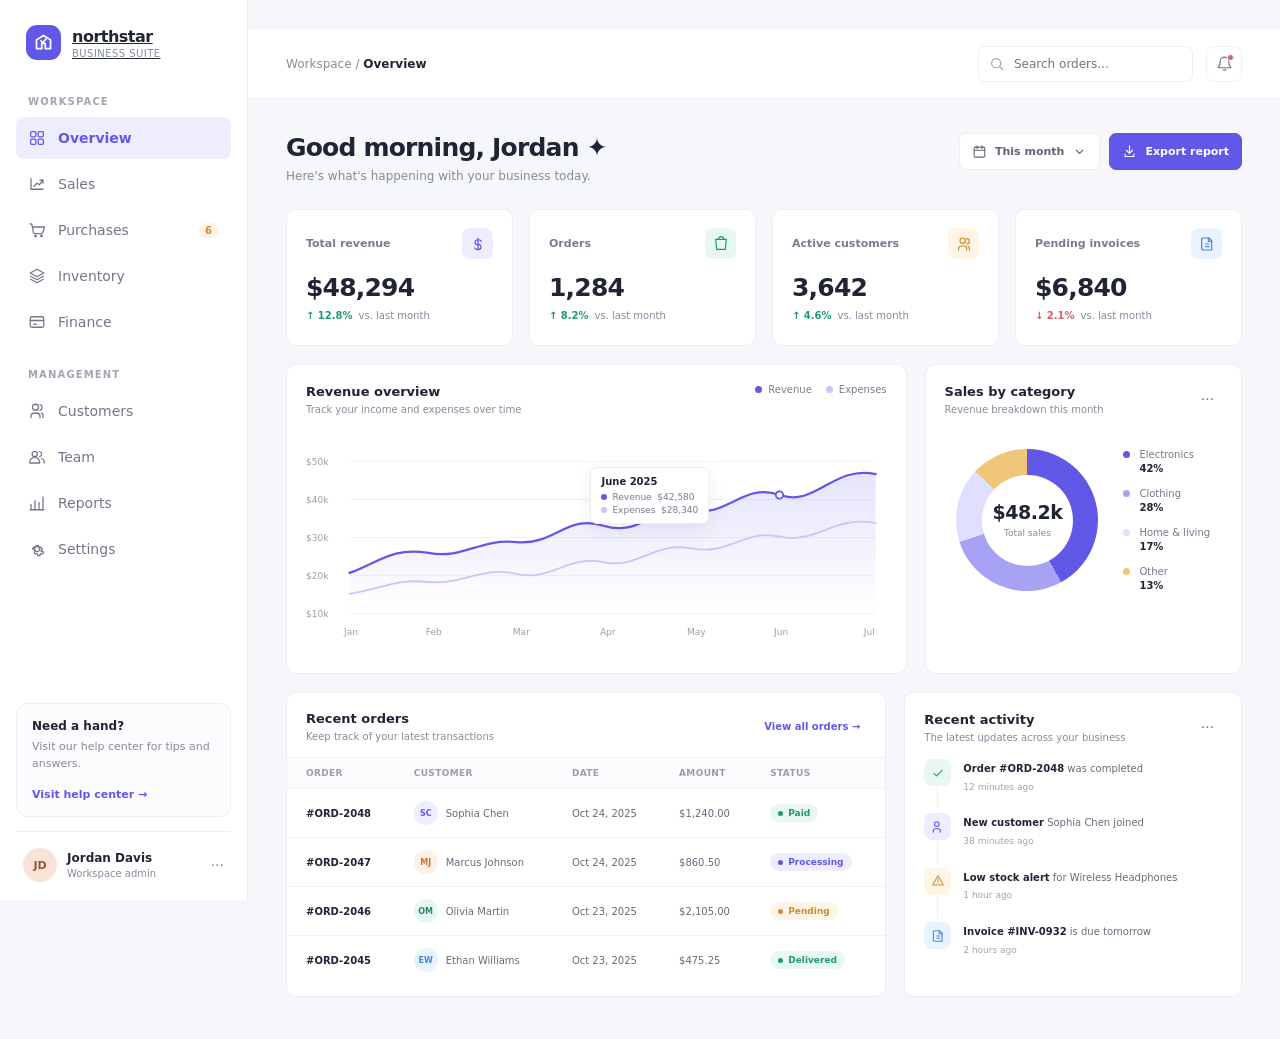
<file: index.html>
<!DOCTYPE html>
<html lang="en">
<head>
    <h1>hello world</h1>
    <meta charset="UTF-8">
    <meta name="viewport" content="width=device-width, initial-scale=1.0">
    <meta name="theme-color" content="#f6f7fb">
    <title>Overview | Northstar ERP</title>
    <style>
        :root {
            color-scheme: light;
            --ink: #202536;
            --muted: #858b9b;
            --line: #eceef3;
            --surface: #fff;
            --canvas: #f6f7fb;
            --primary: #6258e8;
            --primary-light: #eeedff;
            --green: #1d9a72;
            --green-light: #e8f7f1;
            --red: #d65b69;
            --red-light: #fff0f1;
            --amber: #cf8b2e;
            --amber-light: #fff5e7;
            --sidebar-width: 248px;
        }

        * { box-sizing: border-box; }

        body {
            margin: 0;
            background: var(--canvas);
            color: var(--ink);
            font-family: Inter, ui-sans-serif, system-ui, -apple-system, BlinkMacSystemFont, "Segoe UI", sans-serif;
            font-size: 14px;
            -webkit-font-smoothing: antialiased;
        }

        button, input { font: inherit; }
        button { color: inherit; }
        .app { min-height: 100vh; }

        .sidebar {
            position: fixed;
            inset: 0 auto 0 0;
            z-index: 3;
            display: flex;
            width: var(--sidebar-width);
            flex-direction: column;
            padding: 25px 16px 18px;
            background: var(--surface);
            border-right: 1px solid var(--line);
        }

        .brand {
            display: flex;
            align-items: center;
            gap: 11px;
            padding: 0 10px;
            margin-bottom: 36px;
            color: var(--ink);
            font-size: 16px;
            font-weight: 750;
            letter-spacing: -.5px;
        }

        .brand-mark {
            display: grid;
            width: 35px;
            height: 35px;
            place-items: center;
            border-radius: 11px;
            background: var(--primary);
            color: white;
        }

        .brand-mark svg { width: 21px; height: 21px; }
        .brand small { display: block; margin-top: 2px; color: var(--muted); font-size: 10px; font-weight: 500; letter-spacing: .45px; }
        .nav-label { padding: 0 12px; margin: 0 0 10px; color: #a1a5b1; font-size: 10px; font-weight: 700; letter-spacing: 1.15px; text-transform: uppercase; }
        .nav-group { display: grid; gap: 4px; margin-bottom: 26px; }

        .nav-link {
            display: flex;
            min-height: 42px;
            align-items: center;
            gap: 12px;
            padding: 0 12px;
            border: 0;
            border-radius: 8px;
            background: transparent;
            color: #72788a;
            cursor: pointer;
            text-align: left;
            transition: background .15s, color .15s;
        }

        .nav-link:hover { background: #f7f7fc; color: var(--ink); }
        .nav-link.active { background: var(--primary-light); color: var(--primary); font-weight: 650; }
        .nav-link svg { width: 18px; height: 18px; flex: 0 0 auto; }
        .nav-count { margin-left: auto; padding: 2px 7px; border-radius: 10px; background: var(--amber-light); color: var(--amber); font-size: 10px; font-weight: 700; }

        .sidebar-bottom { margin-top: auto; }
        .help-card { padding: 15px; border: 1px solid var(--line); border-radius: 11px; background: #fcfcfe; }
        .help-card strong { display: block; margin-bottom: 5px; font-size: 12px; }
        .help-card p { margin: 0 0 12px; color: var(--muted); font-size: 11px; line-height: 1.6; }
        .help-card button { padding: 0; border: 0; background: none; color: var(--primary); cursor: pointer; font-size: 11px; font-weight: 650; }
        .profile { display: flex; align-items: center; gap: 10px; padding: 16px 7px 0; margin-top: 14px; border-top: 1px solid var(--line); }
        .avatar { display: grid; width: 34px; height: 34px; flex: 0 0 auto; place-items: center; border-radius: 50%; background: #f7e3d8; color: #97562e; font-size: 11px; font-weight: 750; }
        .profile-name { font-size: 12px; font-weight: 650; }
        .profile-role { margin-top: 3px; color: var(--muted); font-size: 10px; }
        .profile-more { margin-left: auto; color: var(--muted); }

        .main { min-height: 100vh; margin-left: var(--sidebar-width); }
        .topbar {
            position: sticky;
            top: 0;
            z-index: 2;
            display: flex;
            height: 70px;
            align-items: center;
            justify-content: space-between;
            padding: 0 38px;
            border-bottom: 1px solid var(--line);
            background: rgb(255 255 255 / 92%);
            backdrop-filter: blur(12px);
        }

        .breadcrumb { color: var(--muted); font-size: 12px; }
        .breadcrumb strong { color: var(--ink); font-weight: 650; }
        .top-actions { display: flex; align-items: center; gap: 13px; }
        .search { position: relative; }
        .search svg { position: absolute; top: 10px; left: 11px; width: 16px; height: 16px; color: #9da2af; }
        .search input { width: 215px; height: 36px; padding: 0 12px 0 35px; border: 1px solid var(--line); border-radius: 7px; outline: none; background: #fff; color: var(--ink); font-size: 12px; }
        .search input:focus { border-color: #b7b2ff; box-shadow: 0 0 0 3px rgb(98 88 232 / 9%); }
        .icon-button { position: relative; display: grid; width: 36px; height: 36px; place-items: center; border: 1px solid var(--line); border-radius: 8px; background: white; color: #73798a; cursor: pointer; }
        .icon-button svg { width: 17px; height: 17px; }
        .notification-dot { position: absolute; top: 7px; right: 7px; width: 7px; height: 7px; border: 1.5px solid white; border-radius: 50%; background: var(--red); }

        .content { max-width: 1480px; padding: 34px 38px 42px; margin: 0 auto; }
        .page-heading { display: flex; align-items: flex-start; justify-content: space-between; gap: 20px; margin-bottom: 26px; }
        h1 { margin: 0; font-size: 25px; font-weight: 720; letter-spacing: -.8px; }
        .subtitle { margin: 7px 0 0; color: var(--muted); font-size: 12px; }
        .heading-actions { display: flex; align-items: center; gap: 9px; }
        .date-select, .export-button { display: inline-flex; height: 37px; align-items: center; justify-content: center; gap: 8px; padding: 0 12px; border: 1px solid var(--line); border-radius: 7px; background: white; color: #5f6575; cursor: pointer; font-size: 11px; font-weight: 550; }
        .date-select svg, .export-button svg { width: 15px; height: 15px; }
        .export-button { border-color: var(--primary); background: var(--primary); color: white; font-weight: 650; }
        .export-button:hover { background: #5147d3; }
        .date-select:hover { background: #fafaff; }

        .metrics { display: grid; grid-template-columns: repeat(4, minmax(0, 1fr)); gap: 16px; margin-bottom: 18px; }
        .metric-card, .panel { border: 1px solid var(--line); border-radius: 10px; background: var(--surface); }
        .metric-card { min-height: 137px; padding: 18px 19px; }
        .metric-top { display: flex; align-items: center; justify-content: space-between; }
        .metric-label { color: #777d8e; font-size: 11px; font-weight: 550; }
        .metric-icon { display: grid; width: 31px; height: 31px; place-items: center; border-radius: 8px; }
        .metric-icon svg { width: 16px; height: 16px; }
        .metric-icon.purple { background: var(--primary-light); color: var(--primary); }
        .metric-icon.green { background: var(--green-light); color: var(--green); }
        .metric-icon.amber { background: var(--amber-light); color: var(--amber); }
        .metric-icon.blue { background: #e9f3ff; color: #4387cf; }
        .metric-value { margin-top: 14px; font-size: 25px; font-weight: 720; letter-spacing: -.8px; }
        .metric-foot { display: flex; align-items: center; gap: 6px; margin-top: 8px; color: var(--muted); font-size: 10px; }
        .trend { font-weight: 700; }
        .trend.up { color: var(--green); }
        .trend.down { color: var(--red); }

        .analytics-grid { display: grid; grid-template-columns: minmax(0, 1.72fr) minmax(260px, .88fr); gap: 18px; margin-bottom: 18px; }
        .panel { min-width: 0; padding: 19px; }
        .panel-heading { display: flex; align-items: flex-start; justify-content: space-between; gap: 12px; }
        .panel-title { margin: 0; font-size: 13px; font-weight: 680; }
        .panel-subtitle { margin: 5px 0 0; color: var(--muted); font-size: 10px; }
        .chart-legend { display: flex; gap: 14px; color: #777d8e; font-size: 10px; }
        .legend-item { display: flex; align-items: center; gap: 6px; }
        .legend-dot { width: 7px; height: 7px; border-radius: 50%; background: var(--primary); }
        .legend-dot.secondary { background: #c9c6fb; }
        .chart-wrap { position: relative; height: 222px; margin-top: 17px; }
        .chart-wrap svg { width: 100%; height: 100%; overflow: visible; }
        .grid-line { stroke: #f0f1f5; stroke-width: 1; }
        .axis-label { fill: #9a9eaa; font-size: 10px; }
        .chart-area { fill: url(#salesFill); }
        .chart-line { fill: none; stroke: var(--primary); stroke-linecap: round; stroke-linejoin: round; stroke-width: 2.5; }
        .chart-line.secondary { stroke: #c9c6fb; stroke-width: 2; }
        .chart-tooltip { position: absolute; top: 35px; left: 49%; padding: 8px 10px; border: 1px solid var(--line); border-radius: 7px; background: white; box-shadow: 0 5px 18px rgb(31 35 55 / 8%); color: #777d8e; font-size: 9px; }
        .chart-tooltip strong { display: block; margin-bottom: 5px; color: var(--ink); font-size: 10px; }
        .tooltip-row { display: flex; align-items: center; gap: 5px; margin-top: 3px; }
        .tooltip-dot { width: 6px; height: 6px; border-radius: 50%; background: var(--primary); }
        .tooltip-dot.secondary { background: #c9c6fb; }

        .donut-area { display: flex; min-height: 200px; align-items: center; justify-content: center; gap: 25px; padding: 12px 0 2px; }
        .donut { position: relative; display: grid; width: 142px; height: 142px; flex: 0 0 auto; place-items: center; border-radius: 50%; background: conic-gradient(#6258e8 0 42%, #a8a2f5 42% 70%, #e1dfff 70% 87%, #f2c679 87% 100%); }
        .donut::after { position: absolute; width: 91px; height: 91px; border-radius: 50%; background: white; content: ""; }
        .donut-center { z-index: 1; text-align: center; }
        .donut-center strong { display: block; font-size: 19px; letter-spacing: -.5px; }
        .donut-center span { color: var(--muted); font-size: 9px; }
        .category-list { display: grid; gap: 14px; }
        .category { display: grid; grid-template-columns: 8px auto; align-items: center; column-gap: 8px; row-gap: 3px; }
        .category-dot { width: 7px; height: 7px; border-radius: 50%; background: var(--primary); }
        .category-dot.c2 { background: #a8a2f5; }
        .category-dot.c3 { background: #e1dfff; }
        .category-dot.c4 { background: #f2c679; }
        .category-name { color: #73798a; font-size: 10px; }
        .category strong { grid-column: 2; font-size: 10px; font-weight: 650; }

        .lower-grid { display: grid; grid-template-columns: minmax(0, 1.6fr) minmax(265px, .9fr); gap: 18px; }
        .table-panel { padding: 0; overflow: hidden; }
        .table-panel .panel-heading { align-items: center; padding: 18px 19px 15px; }
        .view-all { border: 0; background: none; color: var(--primary); cursor: pointer; font-size: 10px; font-weight: 650; }
        .table-wrap { overflow-x: auto; }
        table { width: 100%; border-collapse: collapse; text-align: left; white-space: nowrap; }
        th { padding: 10px 15px; border-top: 1px solid #f1f2f6; border-bottom: 1px solid #f1f2f6; background: #fcfcfe; color: #999eac; font-size: 9px; font-weight: 650; letter-spacing: .35px; text-transform: uppercase; }
        th:first-child, td:first-child { padding-left: 19px; }
        th:last-child, td:last-child { padding-right: 19px; }
        td { padding: 12px 15px; border-bottom: 1px solid #f2f3f6; color: #656b7b; font-size: 10px; }
        tbody tr:last-child td { border-bottom: 0; }
        .order-id { color: var(--ink); font-weight: 650; }
        .customer-cell { display: flex; align-items: center; gap: 8px; }
        .customer-avatar { display: grid; width: 24px; height: 24px; place-items: center; border-radius: 50%; background: #eeedff; color: #6258e8; font-size: 8px; font-weight: 700; }
        .customer-avatar.orange { background: #fff0e6; color: #c0743a; }
        .customer-avatar.green { background: #e8f7f1; color: #258768; }
        .customer-avatar.blue { background: #e9f3ff; color: #4387cf; }
        .status { display: inline-flex; align-items: center; gap: 5px; padding: 4px 8px; border-radius: 12px; font-size: 9px; font-weight: 600; }
        .status::before { width: 5px; height: 5px; border-radius: 50%; background: currentColor; content: ""; }
        .status.paid, .status.delivered { background: var(--green-light); color: var(--green); }
        .status.pending { background: var(--amber-light); color: var(--amber); }
        .status.processing { background: #eeedff; color: var(--primary); }
        .status.cancelled { background: var(--red-light); color: var(--red); }
        .activity-list { display: grid; margin-top: 16px; }
        .activity { position: relative; display: grid; grid-template-columns: 29px 1fr; gap: 10px; padding-bottom: 19px; }
        .activity:not(:last-child)::after { position: absolute; top: 27px; bottom: 3px; left: 13px; width: 1px; background: #eceef3; content: ""; }
        .activity-icon { z-index: 1; display: grid; width: 27px; height: 27px; place-items: center; border-radius: 8px; background: var(--green-light); color: var(--green); }
        .activity-icon svg { width: 14px; height: 14px; }
        .activity-icon.purple { background: var(--primary-light); color: var(--primary); }
        .activity-icon.amber { background: var(--amber-light); color: var(--amber); }
        .activity-icon.blue { background: #e9f3ff; color: #4387cf; }
        .activity-text { padding-top: 2px; color: #666c7b; font-size: 10px; line-height: 1.55; }
        .activity-text strong { color: var(--ink); font-weight: 650; }
        .activity-time { display: block; margin-top: 4px; color: #a0a4af; font-size: 9px; }
        .empty-state { padding: 24px; color: var(--muted); font-size: 11px; text-align: center; }
        .toast { position: fixed; right: 24px; bottom: 24px; z-index: 5; padding: 12px 16px; transform: translateY(12px); border-radius: 8px; background: #272a38; box-shadow: 0 8px 28px rgb(0 0 0 / 15%); color: white; font-size: 12px; opacity: 0; pointer-events: none; transition: .2s ease; }
        .toast.visible { transform: translateY(0); opacity: 1; }
        .mobile-menu { display: none; }

        @media (max-width: 1120px) {
            :root { --sidebar-width: 220px; }
            .topbar { padding-right: 25px; padding-left: 25px; }
            .content { padding-right: 25px; padding-left: 25px; }
            .metrics { grid-template-columns: repeat(2, minmax(0, 1fr)); }
            .analytics-grid, .lower-grid { grid-template-columns: minmax(0, 1.3fr) minmax(245px, .9fr); }
            .donut-area { gap: 16px; }
            .donut { width: 120px; height: 120px; }
            .donut::after { width: 78px; height: 78px; }
        }

        @media (max-width: 820px) {
            .sidebar { width: 68px; align-items: center; padding-right: 8px; padding-left: 8px; }
            .brand { padding: 0; margin-bottom: 30px; }
            .brand > span, .nav-label, .nav-link > span, .nav-count, .help-card, .profile > div:not(.avatar), .profile-more { display: none; }
            .nav-group { width: 100%; }
            .nav-link { justify-content: center; padding: 0; }
            .nav-link svg { width: 19px; height: 19px; }
            .profile { justify-content: center; width: 100%; padding: 14px 0 0; }
            .main { margin-left: 68px; }
            .analytics-grid, .lower-grid { grid-template-columns: 1fr; }
            .donut-area { justify-content: flex-start; gap: 36px; padding-left: 22px; }
        }

        @media (max-width: 560px) {
            .topbar { height: 59px; padding: 0 16px; }
            .top-actions { gap: 8px; }
            .search input { width: min(37vw, 165px); }
            .breadcrumb { font-size: 10px; }
            .content { padding: 25px 14px 30px; }
            .page-heading { flex-direction: column; margin-bottom: 19px; }
            h1 { font-size: 22px; }
            .heading-actions { width: 100%; }
            .date-select, .export-button { flex: 1; }
            .metrics { gap: 10px; }
            .metric-card { min-height: 125px; padding: 14px; }
            .metric-value { font-size: 21px; }
            .metric-label { font-size: 10px; }
            .metric-foot { flex-wrap: wrap; font-size: 9px; }
            .panel { padding: 15px; }
            .chart-legend { gap: 8px; font-size: 9px; }
            .chart-wrap { height: 190px; }
            .donut-area { justify-content: center; gap: 23px; padding-left: 0; }
            .donut { width: 112px; height: 112px; }
            .donut::after { width: 73px; height: 73px; }
            .category-list { gap: 11px; }
            .table-panel { padding: 0; }
            .table-panel .panel-heading { padding-right: 15px; padding-left: 15px; }
            th, td { padding-right: 12px; padding-left: 12px; }
            th:first-child, td:first-child { padding-left: 15px; }
            th:last-child, td:last-child { padding-right: 15px; }
            .toast { right: 14px; bottom: 14px; left: 82px; text-align: center; }
        }

        @media (prefers-reduced-motion: reduce) {
            *, *::before, *::after { scroll-behavior: auto !important; transition-duration: .01ms !important; }
        }
    </style>
</head>
<body>
    <div class="app">
        <aside class="sidebar" aria-label="Main navigation">
            <a class="brand" href="#" aria-label="Northstar ERP home">
                <span class="brand-mark" aria-hidden="true">
                    <svg viewBox="0 0 24 24" fill="none" stroke="currentColor" stroke-width="2">
                        <path d="M4 19V9l8-5 8 5v10h-6v-6h-4v6H4Z" stroke-linejoin="round"/>
                        <path d="m9 10 2 2 4-4" stroke-linecap="round" stroke-linejoin="round"/>
                    </svg>
                </span>
                <span>northstar<small>BUSINESS SUITE</small></span>
            </a>

            <nav aria-label="ERP sections">
                <p class="nav-label">Workspace</p>
                <div class="nav-group">
                    <button class="nav-link active" type="button" data-section="Overview" aria-current="page">
                        <svg viewBox="0 0 24 24" fill="none" stroke="currentColor" stroke-width="1.7"><rect x="3.5" y="3.5" width="7" height="7" rx="1.5"/><rect x="13.5" y="3.5" width="7" height="7" rx="1.5"/><rect x="3.5" y="13.5" width="7" height="7" rx="1.5"/><rect x="13.5" y="13.5" width="7" height="7" rx="1.5"/></svg><span>Overview</span>
                    </button>
                    <button class="nav-link" type="button" data-section="Sales">
                        <svg viewBox="0 0 24 24" fill="none" stroke="currentColor" stroke-width="1.7"><path d="M4 19V5m0 14h16M8 15l4-4 3 2 5-6" stroke-linecap="round" stroke-linejoin="round"/><path d="M16 7h4v4" stroke-linecap="round" stroke-linejoin="round"/></svg><span>Sales</span>
                    </button>
                    <button class="nav-link" type="button" data-section="Purchases">
                        <svg viewBox="0 0 24 24" fill="none" stroke="currentColor" stroke-width="1.7"><path d="M3 4h2l2.2 11.2a2 2 0 0 0 2 1.6h8.6a2 2 0 0 0 1.9-1.4L22 8H6" stroke-linecap="round" stroke-linejoin="round"/><circle cx="10" cy="20" r="1"/><circle cx="18" cy="20" r="1"/></svg><span>Purchases</span><span class="nav-count">6</span>
                    </button>
                    <button class="nav-link" type="button" data-section="Inventory">
                        <svg viewBox="0 0 24 24" fill="none" stroke="currentColor" stroke-width="1.7"><path d="m12 3 9 5-9 5-9-5 9-5Z" stroke-linejoin="round"/><path d="m3 12 9 5 9-5M3 16l9 5 9-5" stroke-linejoin="round"/></svg><span>Inventory</span>
                    </button>
                    <button class="nav-link" type="button" data-section="Finance">
                        <svg viewBox="0 0 24 24" fill="none" stroke="currentColor" stroke-width="1.7"><rect x="3" y="5" width="18" height="14" rx="2"/><path d="M3 10h18m-13 5h3" stroke-linecap="round"/></svg><span>Finance</span>
                    </button>
                </div>

                <p class="nav-label">Management</p>
                <div class="nav-group">
                    <button class="nav-link" type="button" data-section="Customers">
                        <svg viewBox="0 0 24 24" fill="none" stroke="currentColor" stroke-width="1.7"><path d="M16 21v-2a4 4 0 0 0-4-4H8a4 4 0 0 0-4 4v2m6-10a4 4 0 1 0 0-8 4 4 0 0 0 0 8Zm6-7.5a4 4 0 0 1 0 7.7m2 3.3a4 4 0 0 1 2 3.5V21" stroke-linecap="round"/></svg><span>Customers</span>
                    </button>
                    <button class="nav-link" type="button" data-section="Team">
                        <svg viewBox="0 0 24 24" fill="none" stroke="currentColor" stroke-width="1.7"><circle cx="9" cy="8" r="3.5"/><path d="M2.5 20v-1a6.5 6.5 0 0 1 13 0v1Zm13-15a3.5 3.5 0 0 1 0 6.8M18 14a5 5 0 0 1 3.5 4.8V20" stroke-linecap="round" stroke-linejoin="round"/></svg><span>Team</span>
                    </button>
                    <button class="nav-link" type="button" data-section="Reports">
                        <svg viewBox="0 0 24 24" fill="none" stroke="currentColor" stroke-width="1.7"><path d="M4 19.5V14m5.3 5.5V9m5.4 10.5v-8m5.3 8V4" stroke-linecap="round"/><path d="M3 21h18" stroke-linecap="round"/></svg><span>Reports</span>
                    </button>
                    <button class="nav-link" type="button" data-section="Settings">
                        <svg viewBox="0 0 24 24" fill="none" stroke="currentColor" stroke-width="1.7"><path d="M12 8.5a3.5 3.5 0 1 0 0 7 3.5 3.5 0 0 0 0-7Z"/><path d="m19.4 15 .1.1 1.4 1.1-1.4 2.4-1.7-.6a8 8 0 0 1-1.6.9l-.3 1.8h-2.8l-.3-1.8a8 8 0 0 1-1.6-.9l-1.7.6-1.4-2.4 1.4-1.1a7 7 0 0 1 0-1.9L6.1 12l1.4-2.4 1.7.6a8 8 0 0 1 1.6-.9l.3-1.8h2.8l.3 1.8a8 8 0 0 1 1.6.9l1.7-.6 1.4 2.4-1.4 1.1a7 7 0 0 1-.1 1.9Z" stroke-linejoin="round"/></svg><span>Settings</span>
                    </button>
                </div>
            </nav>

            <div class="sidebar-bottom">
                <div class="help-card">
                    <strong>Need a hand?</strong>
                    <p>Visit our help center for tips and answers.</p>
                    <button type="button" data-toast="Help center is coming soon.">Visit help center →</button>
                </div>
                <div class="profile">
                    <div class="avatar" aria-hidden="true">JD</div>
                    <div><div class="profile-name">Jordan Davis</div><div class="profile-role">Workspace admin</div></div>
                    <span class="profile-more" aria-hidden="true">···</span>
                </div>
            </div>
        </aside>

        <main class="main">
            <header class="topbar">
                <div class="breadcrumb">Workspace <span aria-hidden="true">/</span> <strong id="breadcrumb-current">Overview</strong></div>
                <div class="top-actions">
                    <label class="search">
                        <svg viewBox="0 0 24 24" fill="none" stroke="currentColor" stroke-width="1.8" aria-hidden="true"><circle cx="10.8" cy="10.8" r="6.8"/><path d="m16 16 4.3 4.3" stroke-linecap="round"/></svg>
                        <input id="order-search" type="search" placeholder="Search orders..." aria-label="Search orders">
                    </label>
                    <button class="icon-button" type="button" aria-label="Notifications" data-toast="You're all caught up.">
                        <svg viewBox="0 0 24 24" fill="none" stroke="currentColor" stroke-width="1.7"><path d="M18 9a6 6 0 0 0-12 0c0 7-3 7-3 9h18c0-2-3-2-3-9m-8 12h4" stroke-linecap="round" stroke-linejoin="round"/></svg>
                        <span class="notification-dot"></span>
                    </button>
                </div>
            </header>

            <div class="content">
                <section class="page-heading" aria-labelledby="page-title">
                    <div>
                        <h1 id="page-title">Good morning, Jordan <span aria-hidden="true">✦</span></h1>
                        <p class="subtitle">Here's what's happening with your business today.</p>
                    </div>
                    <div class="heading-actions">
                        <button class="date-select" type="button" id="date-button">
                            <svg viewBox="0 0 24 24" fill="none" stroke="currentColor" stroke-width="1.7" aria-hidden="true"><rect x="3.5" y="5" width="17" height="16" rx="2"/><path d="M16 3v4M8 3v4M3.5 10h17" stroke-linecap="round"/></svg>
                            <span id="date-label">This month</span>
                            <svg viewBox="0 0 24 24" fill="none" stroke="currentColor" stroke-width="1.8" aria-hidden="true"><path d="m7 10 5 5 5-5" stroke-linecap="round" stroke-linejoin="round"/></svg>
                        </button>
                        <button class="export-button" type="button" data-toast="Your report is ready to export.">
                            <svg viewBox="0 0 24 24" fill="none" stroke="currentColor" stroke-width="1.8" aria-hidden="true"><path d="M12 3v12m-5-5 5 5 5-5M5 16v4h14v-4" stroke-linecap="round" stroke-linejoin="round"/></svg>
                            Export report
                        </button>
                    </div>
                </section>

                <section class="metrics" aria-label="Key business metrics">
                    <article class="metric-card">
                        <div class="metric-top"><span class="metric-label">Total revenue</span><span class="metric-icon purple"><svg viewBox="0 0 24 24" fill="none" stroke="currentColor" stroke-width="1.8"><path d="M12 3v18m5-13a4 4 0 0 0-4-2h-2a3.5 3.5 0 0 0 0 7h2a3.5 3.5 0 0 1 0 7h-2a4 4 0 0 1-4-2" stroke-linecap="round"/></svg></span></div>
                        <div class="metric-value">$48,294</div>
                        <div class="metric-foot"><span class="trend up">↑ 12.8%</span><span>vs. last month</span></div>
                    </article>
                    <article class="metric-card">
                        <div class="metric-top"><span class="metric-label">Orders</span><span class="metric-icon green"><svg viewBox="0 0 24 24" fill="none" stroke="currentColor" stroke-width="1.8"><path d="M4 5h16l-1.5 15h-13L4 5Zm4 0a4 4 0 0 1 8 0" stroke-linejoin="round" stroke-linecap="round"/></svg></span></div>
                        <div class="metric-value">1,284</div>
                        <div class="metric-foot"><span class="trend up">↑ 8.2%</span><span>vs. last month</span></div>
                    </article>
                    <article class="metric-card">
                        <div class="metric-top"><span class="metric-label">Active customers</span><span class="metric-icon amber"><svg viewBox="0 0 24 24" fill="none" stroke="currentColor" stroke-width="1.8"><path d="M16 21v-2a4 4 0 0 0-4-4H8a4 4 0 0 0-4 4v2m6-10a4 4 0 1 0 0-8 4 4 0 0 0 0 8Zm6-7a4 4 0 0 1 0 8m2 3a4 4 0 0 1 2 3.5V21" stroke-linecap="round"/></svg></span></div>
                        <div class="metric-value">3,642</div>
                        <div class="metric-foot"><span class="trend up">↑ 4.6%</span><span>vs. last month</span></div>
                    </article>
                    <article class="metric-card">
                        <div class="metric-top"><span class="metric-label">Pending invoices</span><span class="metric-icon blue"><svg viewBox="0 0 24 24" fill="none" stroke="currentColor" stroke-width="1.8"><path d="M6 3h9l4 4v14H6a2 2 0 0 1-2-2V5a2 2 0 0 1 2-2Z" stroke-linejoin="round"/><path d="M14 3v5h5m-9 4h5m-5 4h5" stroke-linecap="round"/></svg></span></div>
                        <div class="metric-value">$6,840</div>
                        <div class="metric-foot"><span class="trend down">↓ 2.1%</span><span>vs. last month</span></div>
                    </article>
                </section>

                <section class="analytics-grid" aria-label="Business analytics">
                    <article class="panel">
                        <div class="panel-heading">
                            <div><h2 class="panel-title">Revenue overview</h2><p class="panel-subtitle">Track your income and expenses over time</p></div>
                            <div class="chart-legend" aria-label="Chart legend"><span class="legend-item"><span class="legend-dot"></span>Revenue</span><span class="legend-item"><span class="legend-dot secondary"></span>Expenses</span></div>
                        </div>
                        <div class="chart-wrap">
                            <svg viewBox="0 0 640 220" role="img" aria-label="Line chart showing revenue and expenses from January through July">
                                <defs><linearGradient id="salesFill" x1="0" x2="0" y1="0" y2="1"><stop offset="0%" stop-color="#6258e8" stop-opacity=".16"/><stop offset="100%" stop-color="#6258e8" stop-opacity="0"/></linearGradient></defs>
                                <line class="grid-line" x1="48" y1="20" x2="628" y2="20"/><line class="grid-line" x1="48" y1="62" x2="628" y2="62"/><line class="grid-line" x1="48" y1="104" x2="628" y2="104"/><line class="grid-line" x1="48" y1="146" x2="628" y2="146"/><line class="grid-line" x1="48" y1="188" x2="628" y2="188"/>
                                <text class="axis-label" x="0" y="24">$50k</text><text class="axis-label" x="0" y="66">$40k</text><text class="axis-label" x="0" y="108">$30k</text><text class="axis-label" x="0" y="150">$20k</text><text class="axis-label" x="0" y="192">$10k</text>
                                <path class="chart-area" d="M48 143 C79 132 95 114 135 121 S190 105 232 109 S287 78 328 91 S385 66 425 74 S482 43 522 57 S581 24 628 34 L628 188 L48 188 Z"/>
                                <path class="chart-line secondary" d="M48 166 C86 160 99 149 135 153 S194 135 232 144 S288 123 328 131 S382 108 425 116 S483 94 522 103 S582 79 628 88"/>
                                <path class="chart-line" d="M48 143 C79 132 95 114 135 121 S190 105 232 109 S287 78 328 91 S385 66 425 74 S482 43 522 57 S581 24 628 34"/>
                                <circle cx="522" cy="57" r="4" fill="white" stroke="#6258e8" stroke-width="2"/>
                                <text class="axis-label" x="42" y="211">Jan</text><text class="axis-label" x="132" y="211">Feb</text><text class="axis-label" x="228" y="211">Mar</text><text class="axis-label" x="324" y="211">Apr</text><text class="axis-label" x="420" y="211">May</text><text class="axis-label" x="516" y="211">Jun</text><text class="axis-label" x="615" y="211">Jul</text>
                            </svg>
                            <div class="chart-tooltip" aria-hidden="true"><strong>June 2025</strong><div class="tooltip-row"><span class="tooltip-dot"></span>Revenue&nbsp; $42,580</div><div class="tooltip-row"><span class="tooltip-dot secondary"></span>Expenses&nbsp; $28,340</div></div>
                        </div>
                    </article>

                    <article class="panel">
                        <div class="panel-heading"><div><h2 class="panel-title">Sales by category</h2><p class="panel-subtitle">Revenue breakdown this month</p></div><button class="icon-button" type="button" aria-label="More category options" data-toast="Category options are coming soon." style="width:29px;height:29px;border:0">···</button></div>
                        <div class="donut-area">
                            <div class="donut" role="img" aria-label="Sales by category: Electronics 42%, Clothing 28%, Home and living 17%, Other 13%"><div class="donut-center"><strong>$48.2k</strong><span>Total sales</span></div></div>
                            <div class="category-list">
                                <div class="category"><span class="category-dot"></span><span class="category-name">Electronics</span><strong>42%</strong></div>
                                <div class="category"><span class="category-dot c2"></span><span class="category-name">Clothing</span><strong>28%</strong></div>
                                <div class="category"><span class="category-dot c3"></span><span class="category-name">Home &amp; living</span><strong>17%</strong></div>
                                <div class="category"><span class="category-dot c4"></span><span class="category-name">Other</span><strong>13%</strong></div>
                            </div>
                        </div>
                    </article>
                </section>

                <section class="lower-grid" aria-label="Recent business activity">
                    <article class="panel table-panel">
                        <div class="panel-heading"><div><h2 class="panel-title">Recent orders</h2><p class="panel-subtitle">Keep track of your latest transactions</p></div><button class="view-all" type="button" data-toast="You're viewing the latest orders.">View all orders →</button></div>
                        <div class="table-wrap">
                            <table>
                                <thead><tr><th>Order</th><th>Customer</th><th>Date</th><th>Amount</th><th>Status</th></tr></thead>
                                <tbody id="orders-body">
                                    <tr data-search="ord-2048 sophia chen"><td class="order-id">#ORD-2048</td><td><span class="customer-cell"><span class="customer-avatar">SC</span>Sophia Chen</span></td><td>Oct 24, 2025</td><td>$1,240.00</td><td><span class="status paid">Paid</span></td></tr>
                                    <tr data-search="ord-2047 marcus johnson"><td class="order-id">#ORD-2047</td><td><span class="customer-cell"><span class="customer-avatar orange">MJ</span>Marcus Johnson</span></td><td>Oct 24, 2025</td><td>$860.50</td><td><span class="status processing">Processing</span></td></tr>
                                    <tr data-search="ord-2046 olivia martin"><td class="order-id">#ORD-2046</td><td><span class="customer-cell"><span class="customer-avatar green">OM</span>Olivia Martin</span></td><td>Oct 23, 2025</td><td>$2,105.00</td><td><span class="status pending">Pending</span></td></tr>
                                    <tr data-search="ord-2045 ethan williams"><td class="order-id">#ORD-2045</td><td><span class="customer-cell"><span class="customer-avatar blue">EW</span>Ethan Williams</span></td><td>Oct 23, 2025</td><td>$475.25</td><td><span class="status delivered">Delivered</span></td></tr>
                                </tbody>
                            </table>
                            <div class="empty-state" id="empty-orders" hidden>No orders match your search.</div>
                        </div>
                    </article>

                    <article class="panel">
                        <div class="panel-heading"><div><h2 class="panel-title">Recent activity</h2><p class="panel-subtitle">The latest updates across your business</p></div><button class="icon-button" type="button" aria-label="More activity options" data-toast="Activity options are coming soon." style="width:29px;height:29px;border:0">···</button></div>
                        <div class="activity-list">
                            <div class="activity"><span class="activity-icon"><svg viewBox="0 0 24 24" fill="none" stroke="currentColor" stroke-width="1.8"><path d="M5 12.5 9.5 17 19 7.5" stroke-linecap="round" stroke-linejoin="round"/></svg></span><div class="activity-text"><strong>Order #ORD-2048</strong> was completed<span class="activity-time">12 minutes ago</span></div></div>
                            <div class="activity"><span class="activity-icon purple"><svg viewBox="0 0 24 24" fill="none" stroke="currentColor" stroke-width="1.8"><path d="M16 21v-2a4 4 0 0 0-4-4H8a4 4 0 0 0-4 4v2m6-10a4 4 0 1 0 0-8 4 4 0 0 0 0 8Z" stroke-linecap="round"/></svg></span><div class="activity-text"><strong>New customer</strong> Sophia Chen joined<span class="activity-time">38 minutes ago</span></div></div>
                            <div class="activity"><span class="activity-icon amber"><svg viewBox="0 0 24 24" fill="none" stroke="currentColor" stroke-width="1.8"><path d="M12 3 2.8 19h18.4L12 3Zm0 6v4m0 3h.01" stroke-linecap="round" stroke-linejoin="round"/></svg></span><div class="activity-text"><strong>Low stock alert</strong> for Wireless Headphones<span class="activity-time">1 hour ago</span></div></div>
                            <div class="activity"><span class="activity-icon blue"><svg viewBox="0 0 24 24" fill="none" stroke="currentColor" stroke-width="1.8"><path d="M6 3h9l4 4v14H6a2 2 0 0 1-2-2V5a2 2 0 0 1 2-2Z" stroke-linejoin="round"/><path d="M14 3v5h5m-9 4h5m-5 4h5" stroke-linecap="round"/></svg></span><div class="activity-text"><strong>Invoice #INV-0932</strong> is due tomorrow<span class="activity-time">2 hours ago</span></div></div>
                        </div>
                    </article>
                </section>
            </div>
        </main>
    </div>
    <div class="toast" id="toast" role="status" aria-live="polite"></div>
    <script>
        const toast = document.getElementById("toast");
        let toastTimer;

        function showToast(message) {
            toast.textContent = message;
            toast.classList.add("visible");
            window.clearTimeout(toastTimer);
            toastTimer = window.setTimeout(() => toast.classList.remove("visible"), 2600);
        }

        document.querySelectorAll("[data-toast]").forEach((button) => {
            button.addEventListener("click", () => showToast(button.dataset.toast));
        });

        document.querySelectorAll(".nav-link").forEach((button) => {
            button.addEventListener("click", () => {
                document.querySelector(".nav-link.active")?.classList.remove("active");
                document.querySelector(".nav-link[aria-current]")?.removeAttribute("aria-current");
                button.classList.add("active");
                button.setAttribute("aria-current", "page");
                document.getElementById("breadcrumb-current").textContent = button.dataset.section;
                if (button.dataset.section !== "Overview") {
                    showToast(`${button.dataset.section} workspace selected.`);
                }
            });
        });

        document.getElementById("order-search").addEventListener("input", (event) => {
            const query = event.target.value.trim().toLowerCase();
            const rows = [...document.querySelectorAll("#orders-body tr")];
            let visibleCount = 0;
            rows.forEach((row) => {
                const matches = row.dataset.search.includes(query);
                row.hidden = !matches;
                if (matches) visibleCount += 1;
            });
            document.getElementById("empty-orders").hidden = visibleCount !== 0;
        });

        document.getElementById("date-button").addEventListener("click", () => {
            const label = document.getElementById("date-label");
            label.textContent = label.textContent === "This month" ? "Last 30 days" : "This month";
            showToast(`Showing ${label.textContent.toLowerCase()} data.`);
        });
    </script>
</body>
</html>
</file>
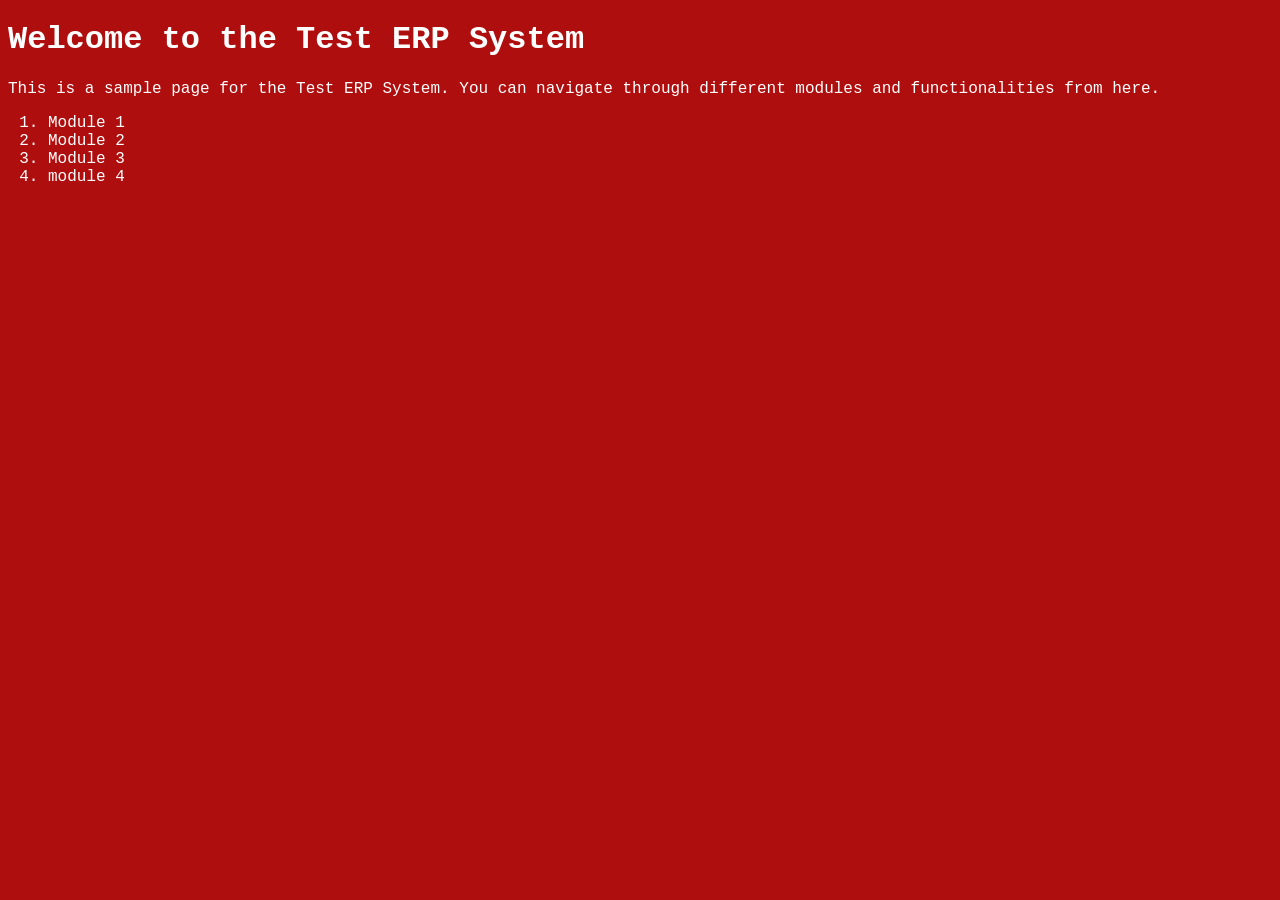
<file: index2.html>
<!DOCTYPE html>
<html lang="en">
<head>
    <meta charset="UTF-8">
    <meta name="viewport" content="width=device-width, initial-scale=1.0">
    <title>Document</title>
    <link rel="stylesheet" href="style.css">
</head>
<body>
    <h1>Welcome to the Test ERP System</h1>
<p> This is a sample page for the Test ERP System. You can navigate through different modules and functionalities from here.</p>
<ol>
    <li>Module 1</li>
    <li>Module 2</li>
    <li>Module 3</li>
    <li>module 4</li>
</ol>
</body>
</html>
</file>
<file: style.css>
*{
    background: #af0e0e;
    color:white;
    font-family: 'Courier New', Courier, monospace;
}
</file>
